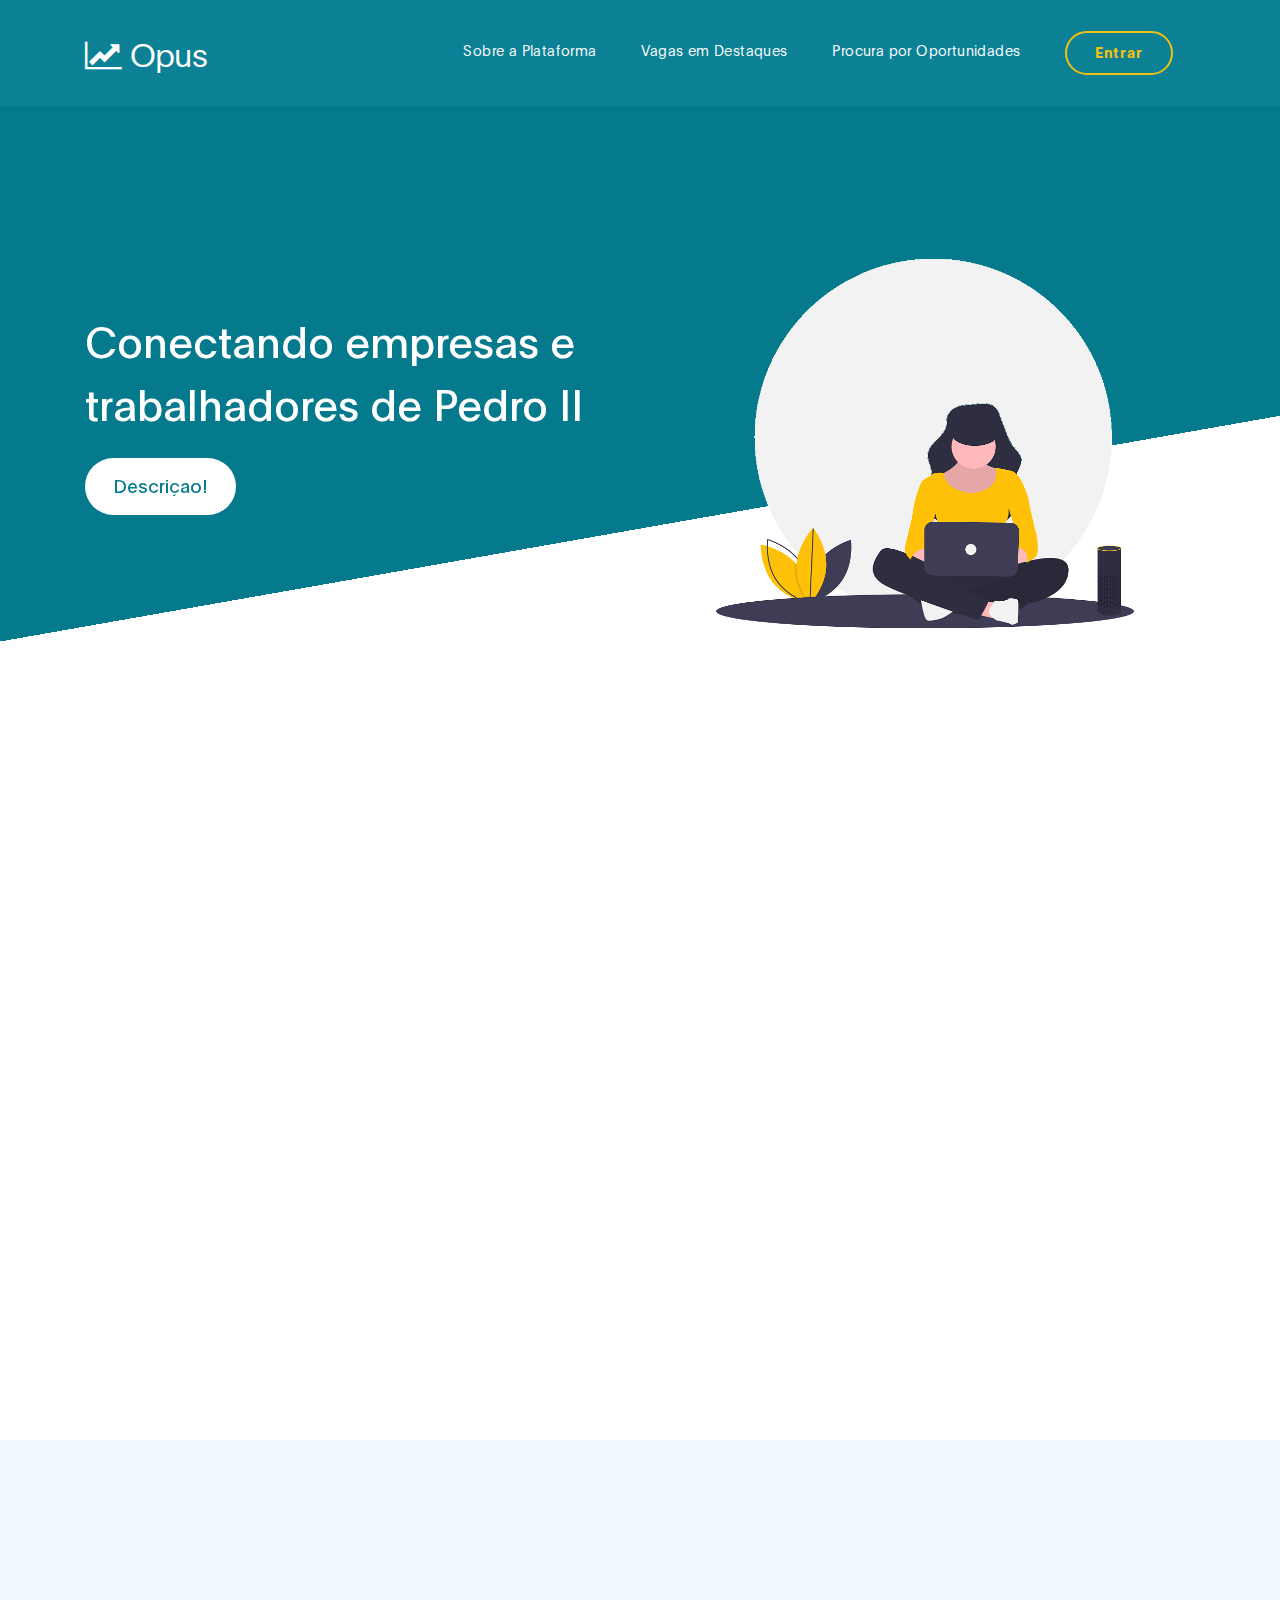
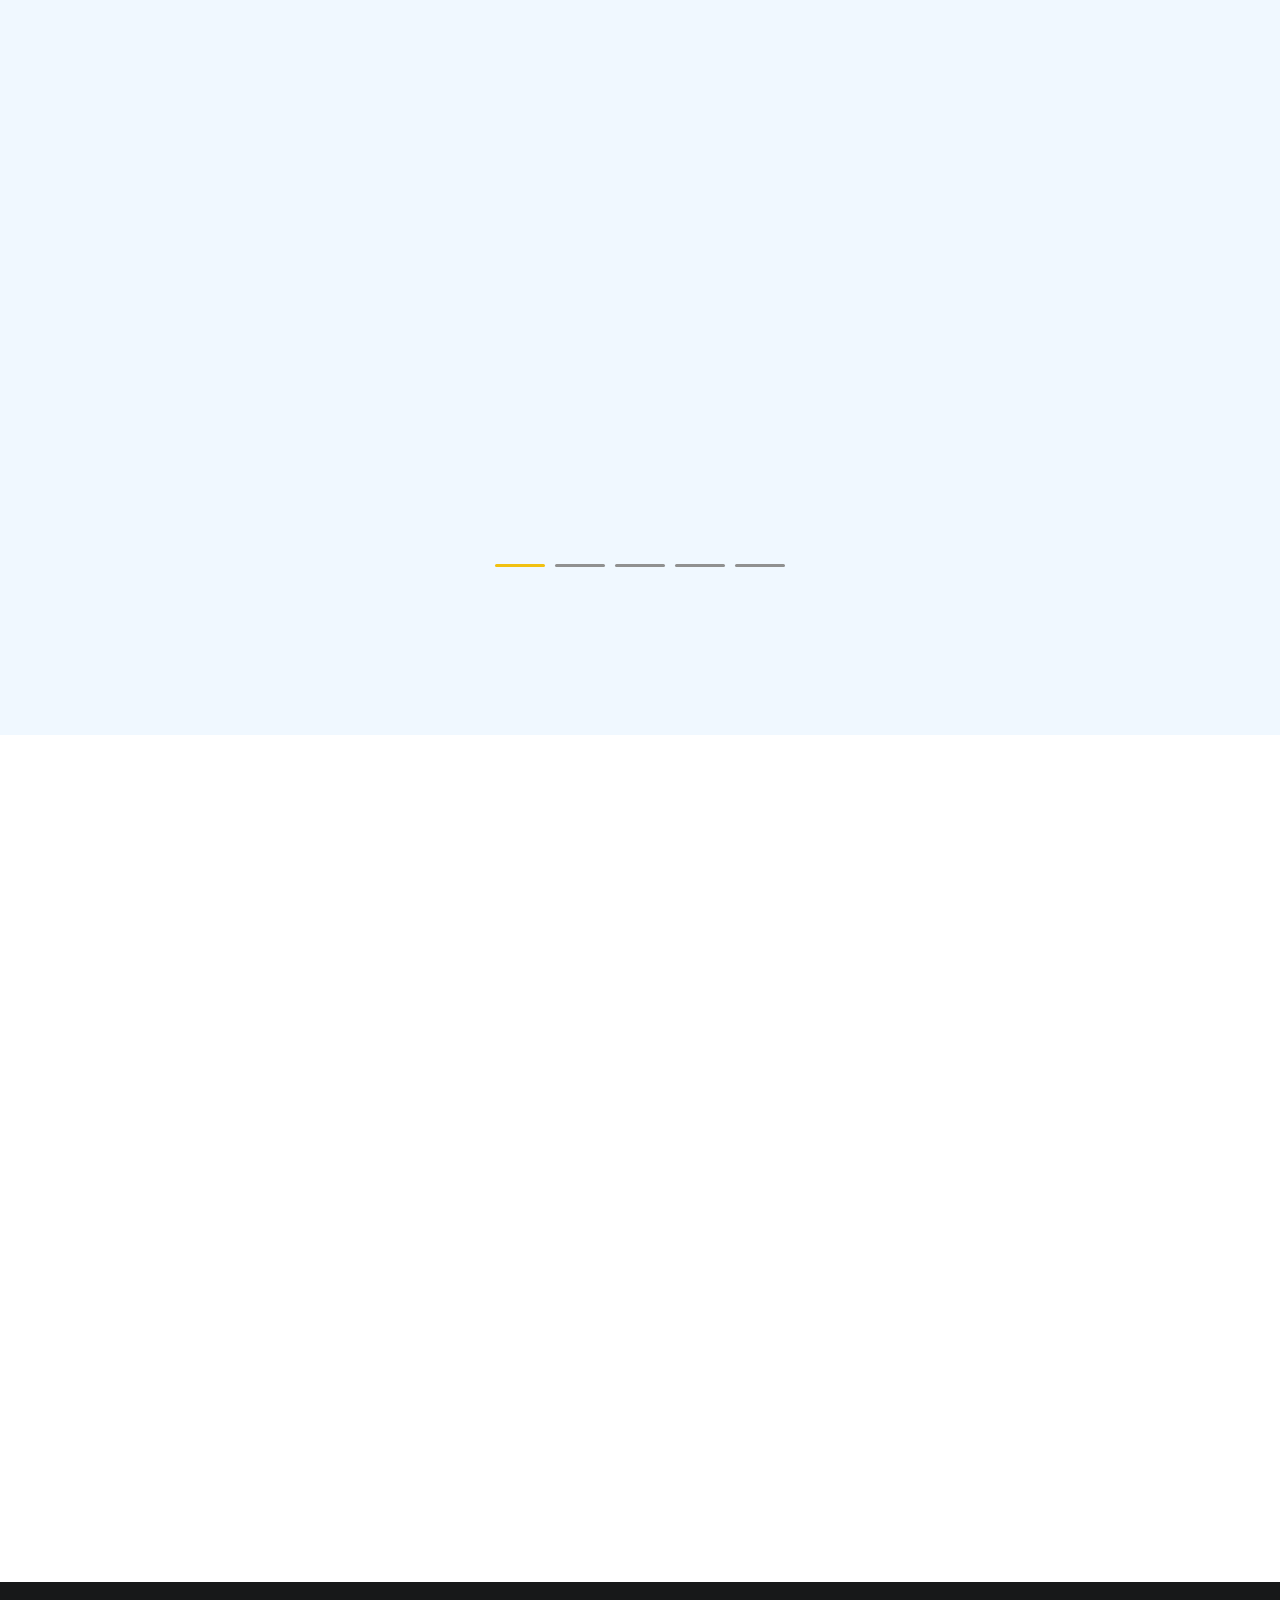
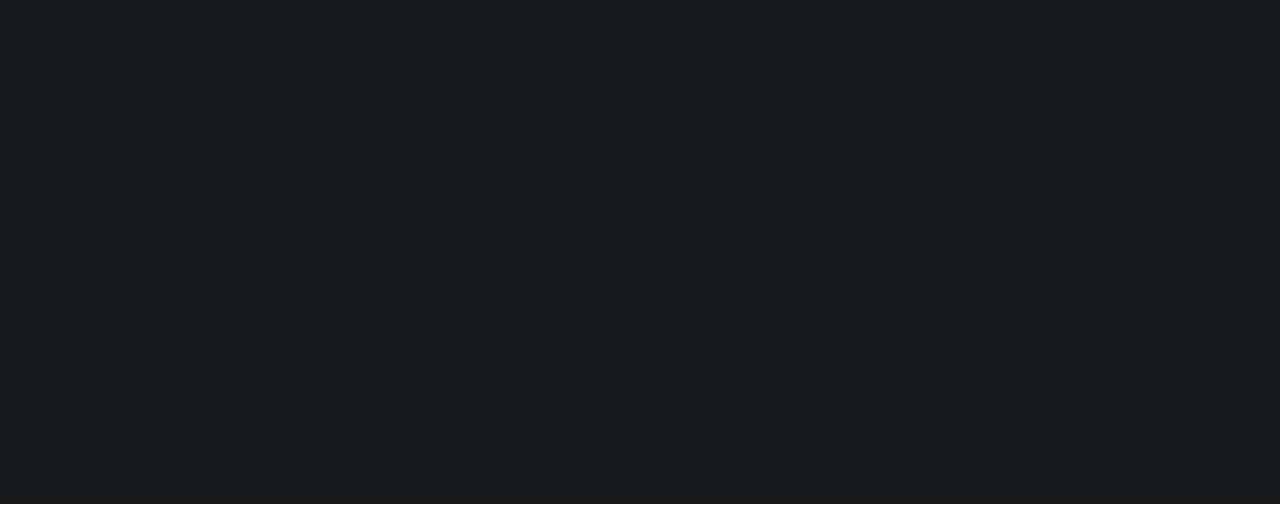
<file: index.html>
<!DOCTYPE html>
<html lang="en">
<head>

     <title>Opus</title>
<!--

DIGITAL TREND

https://templatemo.com/tm-538-digital-trend

-->
     <meta charset="UTF-8">
     <link rel="icon" href="images/01.png">
     <meta http-equiv="X-UA-Compatible" content="IE=Edge">
     <meta name="description" content="">
     <meta name="keywords" content="">
     <meta name="author" content="">
     <meta name="viewport" content="width=device-width, initial-scale=1, maximum-scale=1">

     <link rel="stylesheet" href="css/bootstrap.min.css">
     <link rel="stylesheet" href="css/font-awesome.min.css">
     <link rel="stylesheet" href="css/aos.css">
     <link rel="stylesheet" href="css/owl.carousel.min.css">
     <link rel="stylesheet" href="css/owl.theme.default.min.css">

     <!-- MAIN CSS -->
     <link rel="stylesheet" href="css/templatemo-digital-trend.css">

</head>
<body>
     <!-- MENU BAR -->
    <nav class="navbar navbar-expand-lg">
        <div class="container">
            <a class="navbar-brand" href="index.html">
              <i class="fa fa-line-chart"></i>
              Opus
            </a>

            <button class="navbar-toggler" type="button" data-toggle="collapse" data-target="#navbarNav" aria-controls="navbarNav" aria-expanded="false"
                aria-label="Toggle navigation">
                <span class="navbar-toggler-icon"></span>
            </button>

            <div class="collapse navbar-collapse" id="navbarNav">
                <ul class="navbar-nav ml-auto">
                    <li class="nav-item">
                        <a href="#about" class="nav-link smoothScroll">Sobre a Plataforma</a>
                    </li>
                    <li class="nav-item">
                        <a href="#project" class="nav-link smoothScroll">Vagas em Destaques</a>
                    </li>
                    <li class="nav-item">
                        <a href="blog2.php" class="nav-link">Procura por Oportunidades</a>
                    </li>
                    <li class="nav-item">
                        <a href="index_usu.php" class="nav-link contact">Entrar</a>
                    </li>
                </ul>
            </div>
        </div>
    </nav>


     
     <section class="hero hero-bg d-flex justify-content-center align-items-center">
               <div class="container">
                    <div class="row">

                        <div class="col-lg-6 col-md-10 col-12 d-flex flex-column justify-content-center align-items-center">
                              <div class="hero-text">

                                   <h1 class="text-white" data-aos="fade-up">Conectando empresas e trabalhadores de Pedro II</h1>

                                   <a href="descricao.html" class="custom-btn btn-bg btn mt-3" data-aos="fade-up" data-aos-delay="100">Descriçao!</a>

                              </div>
                        </div>

                        <div class="col-lg-6 col-12">
                          <div class="hero-image" data-aos="fade-up" data-aos-delay="300">

                            <img src="images/working-girl.png" class="img-fluid" alt="working girl">
                          </div>
                        </div>

                    </div>
               </div>
     </section>


     <!-- ABOUT -->
     <section class="about section-padding pb-0" id="about">
          <div class="container">
               <div class="row">

                    <div class="col-lg-7 mx-auto col-md-10 col-12">
                         <div class="about-info">

                              <h2 class="mb-4" data-aos="fade-up">A única <strong>Agência de busca por emprego</strong> em Pedro II</h2>

                              <p class="mb-0" data-aos="fade-up"> Existem
                                várias platarformas de busca de emprego, que atuam pelo mundo inteiro, mas nenhuma tem um foco em cidades pequenas.
                              <br><br>Esse é o objetivo da Opus, uma plataforma onde você encontra oportunidades de estagios e empregos na cidade de Pedro II, onde qualquer pessoa possa ter uma oportunidade.</p>
                         </div>

                         <div class="about-image" data-aos="fade-up" data-aos-delay="200">

                          <img src="images/office.png" class="img-fluid" alt="office">
                        </div>
                    </div>

               </div>
          </div>
     </section>


     <!-- PROJECT -->
     <section class="project section-padding" id="project">
          <div class="container-fluid">
               <div class="row">

                    <div class="col-lg-12 col-12">

                        <h2 class="mb-5 text-center" data-aos="fade-up">
                            Por favor, dê uma olhada nas     
                            <strong>Sugestões de Vagas</strong>
                        </h2>

                         <div class="owl-carousel owl-theme" id="project-slide">
                              <div class="item project-wrapper" data-aos="fade-up" data-aos-delay="100">
                                   <img src="images/test/01.jpg" class="img-fluid" alt="project image">

                                   <div class="project-info">
                                        <small>Entrega</small>

                                        <h3>
                                             <a href="detalhes.html">
                                                  <span>Motoboy</span>
                                                  <i class="fa fa-angle-right project-icon"></i>
                                             </a>
                                        </h3>
                                   </div>
                              </div>

                              <div class="item project-wrapper" data-aos="fade-up">
                                   <img src="images/test/americanas.jpg" class="img-fluid" alt="project image">

                                   <div class="project-info">
                                        <small>Vendas</small>

                                        <h3>
                                             <a href="detalhes.html">
                                                  <span>Assistente Vendedor(a)</span>
                                                  <i class="fa fa-angle-right project-icon"></i>
                                             </a>
                                        </h3>
                                   </div>
                              </div>

                              <div class="item project-wrapper" data-aos="fade-up">
                                   <img src="images/test/cacau-show.jpg" class="img-fluid" alt="project image">

                                   <div class="project-info">
                                        <small>Vendas</small>

                                        <h3>
                                             <a href="detalhes.html">
                                                  <span>Assistente Vendedor(a)</span>
                                                  <i class="fa fa-angle-right project-icon"></i>
                                             </a>
                                        </h3>
                                   </div>
                              </div>

                              <div class="item project-wrapper" data-aos="fade-up">
                                   <img src="images/test/T.jpg" class="img-fluid" alt="project image">

                                   <div class="project-info">
                                        <small>Vendas</small>

                                        <h3>
                                             <a href="detalhes.html">
                                                  <span>Vendedor(a)</span>
                                                  <i class="fa fa-angle-right project-icon"></i>
                                             </a>
                                        </h3>
                                   </div>
                              </div>

                              <div class="item project-wrapper" data-aos="fade-up">
                                   <img src="images/test/OIP.jpg" class="img-fluid" alt="project image">

                                   <div class="project-info">
                                        <small>Vendas</small>

                                        <h3>
                                             <a href="detalhes.html">
                                                  <span>Vendedor(a)</span>
                                                  <i class="fa fa-angle-right project-icon"></i>
                                             </a>
                                        </h3>
                                   </div>
                              </div>
                         </div>
                    </div>

               </div>
          </div>
     </section>


     <!-- TESTIMONIAL -->
     <section class="testimonial section-padding">
          <div class="container">
               <div class="row">

                    <div class="col-lg-6 col-md-5 col-12">
                        <div class="contact-image" data-aos="fade-up">

                          <img src="images/female-avatar.png" class="img-fluid" alt="website">
                        </div>
                    </div>

                    <div class="col-lg-6 col-md-7 col-12">
                      <h4 class="my-5 pt-3" data-aos="fade-up" data-aos-delay="100">TESTEMUNHOS DE CLIENTES</h4>

                      <div class="quote" data-aos="fade-up" data-aos-delay="200"></div>

                      <h2 class="mb-4" data-aos="fade-up" data-aos-delay="300">Admito que fiquei com medo de cadastrar minha loja no site, pois minha loja é muito pequena e pensei que não haveria canditatos para me ajudar, mas me surpreendi com o números de vagas querendo trabalhar comigo, a Opus me salvou, muitissima obrigada. </h2>

                      <p data-aos="fade-up" data-aos-delay="400">
                        <strong>Isadora Pinto Lages</strong>

                        <span class="mx-1">/</span>

                        <small>Vendedora Local</small>
                      </p>
                    </div>

               </div>
          </div>
     </section>


    <footer class="site-footer">
      <div class="container">
        <div class="row">

          <div class="col-lg-5 mx-lg-auto col-md-8 col-10">
            <h1 class="text-white" data-aos="fade-up" data-aos-delay="100">Conectando <strong>você</strong> ao Futuro</h1>
          </div>

          <div class="col-lg-3 col-md-6 col-12" data-aos="fade-up" data-aos-delay="200">
            <h4 class="my-4">Contato</h4>

            <p class="mb-1">
              <i class="fa fa-phone mr-2 footer-icon"></i> 
              +55 86 981326529
            </p>

            <p>
              <a href="#">
                <i class="fa fa-envelope mr-2 footer-icon"></i>
                OpusP2@gmail.com
              </a>
            </p>
          </div>

          <div class="col-lg-3 col-md-6 col-12" data-aos="fade-up" data-aos-delay="300">
            <h4 class="my-4"> Studio</h4>

            <p class="mb-1">
              <i class="fa fa-home mr-2 footer-icon"></i> 
              Centro - Pedro II - PI, Brasil
            </p>
          </div>

          <div class="col-lg-4 mx-lg-auto text-center col-md-8 col-12" data-aos="fade-up" data-aos-delay="400">
            <p class="copyright-text">Copyright &copy; 2022 Grupo Opus
            <br>
            <a rel="nofollow noopener" href="https://templatemo.com">Design: </a>Grupo Opus</p>
          </div>

          <div class="col-lg-4 mx-lg-auto col-md-6 col-12" data-aos="fade-up" data-aos-delay="500">
            
            <ul class="footer-link">
              <li><a href="#"></a></li>
              <li><a href="#">Reclame Aqui</a></li>
              <li><a href="https://ifpi.edu.br">Estude No Ifpi</a></li>
            </ul>
          </div>

          <div class="col-lg-3 mx-lg-auto col-md-6 col-12" data-aos="fade-up" data-aos-delay="600">
            <ul class="social-icon">
              <li><a href="#" class="fa fa-instagram"></a></li>
              <li><a href="#" class="fa fa-twitter"></a></li>
              <li><a href="#" class="fa fa-dribbble"></a></li>
              <li><a href="#" class="fa fa-behance"></a></li>
            </ul>
          </div>

        </div>
      </div>
    </footer>


     <!-- SCRIPTS -->
     <script src="js/jquery.min.js"></script>
     <script src="js/bootstrap.min.js"></script>
     <script src="js/aos.js"></script>
     <script src="js/owl.carousel.min.js"></script>
     <script src="js/smoothscroll.js"></script>
     <script src="js/custom.js"></script>

</body>
</html>
</file>
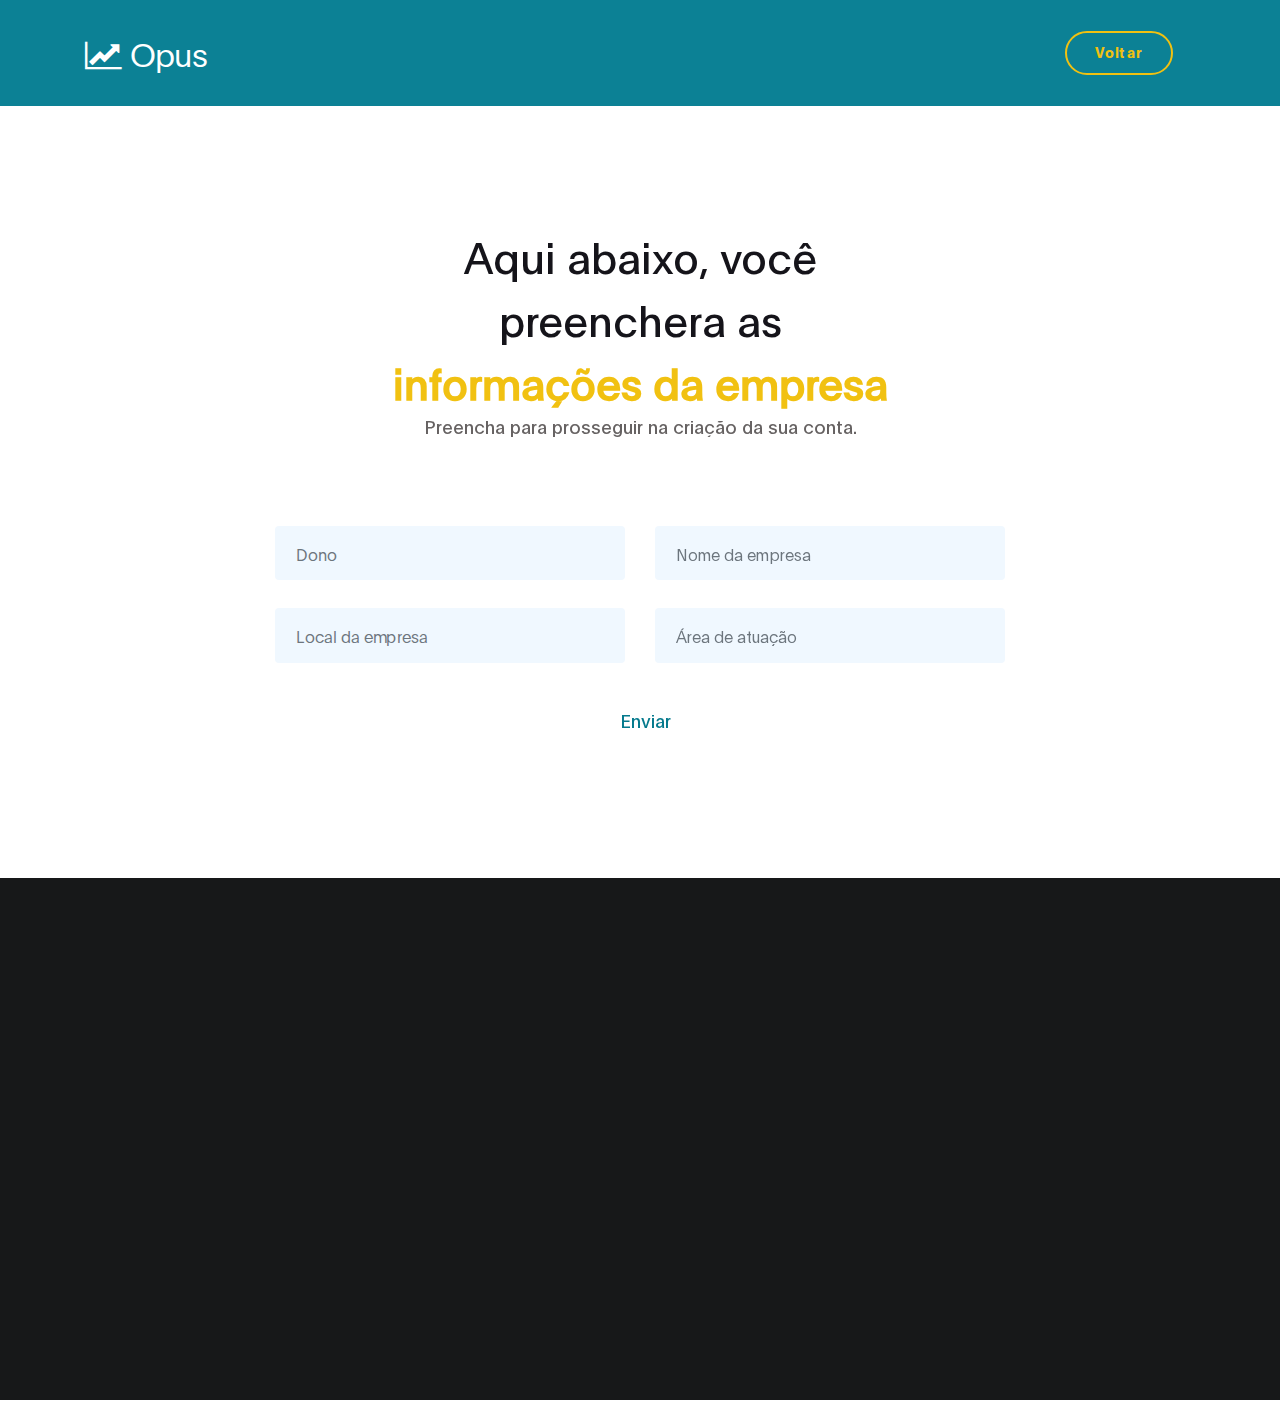
<file: conta_nova2(1).html>
<!DOCTYPE html>
<html lang="en">
<head>

     <title>Opus - Login</title>
<!--

DIGITAL TREND

https://templatemo.com/tm-538-digital-trend

-->
     <meta charset="UTF-8">
     <link rel="icon" href="images/01.png">
     <meta http-equiv="X-UA-Compatible" content="IE=Edge">
     <meta name="description" content="">
     <meta name="keywords" content="">
     <meta name="author" content="">
     <meta name="viewport" content="width=device-width, initial-scale=1, maximum-scale=1">

     <link rel="stylesheet" href="css/bootstrap.min.css">
     <link rel="stylesheet" href="css/font-awesome.min.css">
     <link rel="stylesheet" href="css/aos.css">
     <link rel="stylesheet" href="css/owl.carousel.min.css">
     <link rel="stylesheet" href="css/owl.theme.default.min.css">

     <!-- MAIN CSS -->
     <link rel="stylesheet" href="css/templatemo-digital-trend.css">

</head>
<body>

     <!-- MENU BAR -->
    <nav class="navbar navbar-expand-lg position-absolute">
        <div class="container">
          <a class="navbar-brand" href="index.html">
              <i class="fa fa-line-chart"></i>
              Opus
            </a>

            <button class="navbar-toggler" type="button" data-toggle="collapse" data-target="#navbarNav" aria-controls="navbarNav" aria-expanded="false"
                aria-label="Toggle navigation">
                <span class="navbar-toggler-icon"></span>
            </button>

                        <div class="collapse navbar-collapse" id="navbarNav">
                <ul class="navbar-nav ml-auto">
                   
                        <a href="index.html" class="nav-link contact">Voltar</a>
                    </li>
                </ul>
            </div>
        </div>
    </nav>


     <!-- CONTACT -->
     <section class="contact section-padding">
          <div class="container">
               <div class="row">

                    <div class="col-lg-6 mx-auto col-md-7 col-12 py-5 mt-5 text-center" data-aos="fade-up">

                      <h1 class="mb-4">Aqui abaixo, você preenchera as<strong> informações da empresa</strong>

                      <p>Preencha para prosseguir na criação da sua conta.</a></p>
                    
                    </div>

                    <div class="col-lg-8 mx-auto col-md-10 col-12">
                    
                    <!-- Follow https://templatemo.com/contact page to setup your own contact form -->
                    
                      <form action="login.php" method="POST" class="contact-form" data-aos="fade-up" data-aos-delay="300" role="form">
                        <div class="row">

                          <div class="col-lg-6 col-12">
                            <input type="text" class="form-control" name="nome" placeholder="Dono">
                          </div>

                          <div class="col-lg-6 col-12">
                            <input type="text" class="form-control" name="nome" placeholder="Nome da empresa">
                          </div>

                          <div class="col-lg-6 col-12">
                            <input type="text" class="form-control" name="nome" placeholder="Local da empresa">
                          </div>

                          <div class="col-lg-6 col-12">
                            <input type="text" class="form-control" name="nome" placeholder="Área de atuação">
                          </div>


                          
                          <div class="col-lg-2 mx-auto col-10">
                            <a href="conta.php" class="custom-btn btn-bg btn mt-3" data-aos="fade-up" data-aos-delay="100">Enviar</a>
                          </div>
                        </div>

                      </form>
                    </div>

               </div>
          </div>
     </section>

<!-- How to change your own map point
	1. Go to Google Maps
	2. Click on your location point
	3. Click "Share" and choose "Embed map" tab
	4. Copy only URL and paste it within the src="" field below
-->

    <footer class="site-footer">
      <div class="container">
        <div class="row">

          <div class="col-lg-5 mx-lg-auto col-md-8 col-10">
            <h1 class="text-white" data-aos="fade-up" data-aos-delay="100">We make creative <strong>brands</strong> only.</h1>
          </div>

          <div class="col-lg-3 col-md-6 col-12" data-aos="fade-up" data-aos-delay="200">
            <h4 class="my-4">Contact Info</h4>

            <p class="mb-1">
              <i class="fa fa-phone mr-2 footer-icon"></i> 
              +99 080 070 4224
            </p>

            <p>
              <a href="#">
                <i class="fa fa-envelope mr-2 footer-icon"></i>
                hello@company.com
              </a>
            </p>
          </div>

          <div class="col-lg-3 col-md-6 col-12" data-aos="fade-up" data-aos-delay="300">
            <h4 class="my-4">Our Studio</h4>

            <p class="mb-1">
              <i class="fa fa-home mr-2 footer-icon"></i> 
              Centro - Pedro II - PI, Brasil
            </p>
          </div>

          <div class="col-lg-4 mx-lg-auto text-center col-md-8 col-12" data-aos="fade-up" data-aos-delay="400">
            <p class="copyright-text">Copyright &copy; 2022 Grupo Opus
            <br>
            <a rel="nofollow noopener" href="https://templatemo.com">Design: Grupo Opus</a></p>
          </div>

          <div class="col-lg-4 mx-lg-auto col-md-6 col-12" data-aos="fade-up" data-aos-delay="500">
            
            <ul class="footer-link">
              <li><a href="#">Ajude nosso Projeto!!</a></li>
              <li><a href="#">Estude no Ifpi</a></li>
              <li><a href="#">Reclame aqui</a></li>
            </ul>
          </div>

          <div class="col-lg-3 mx-lg-auto col-md-6 col-12" data-aos="fade-up" data-aos-delay="600">
            <ul class="social-icon">
              <li><a href="#" class="fa fa-instagram"></a></li>
              <li><a href="#" class="fa fa-twitter"></a></li>
              <li><a href="#" class="fa fa-dribbble"></a></li>
              <li><a href="#" class="fa fa-behance"></a></li>
            </ul>
          </div>

        </div>
      </div>
    </footer>


     <!-- SCRIPTS -->
     <script src="js/jquery.min.js"></script>
     <script src="js/bootstrap.min.js"></script>
     <script src="js/aos.js"></script>
     <script src="js/owl.carousel.min.js"></script>
     <script src="js/custom.js"></script>

</body>
</html>
</file>
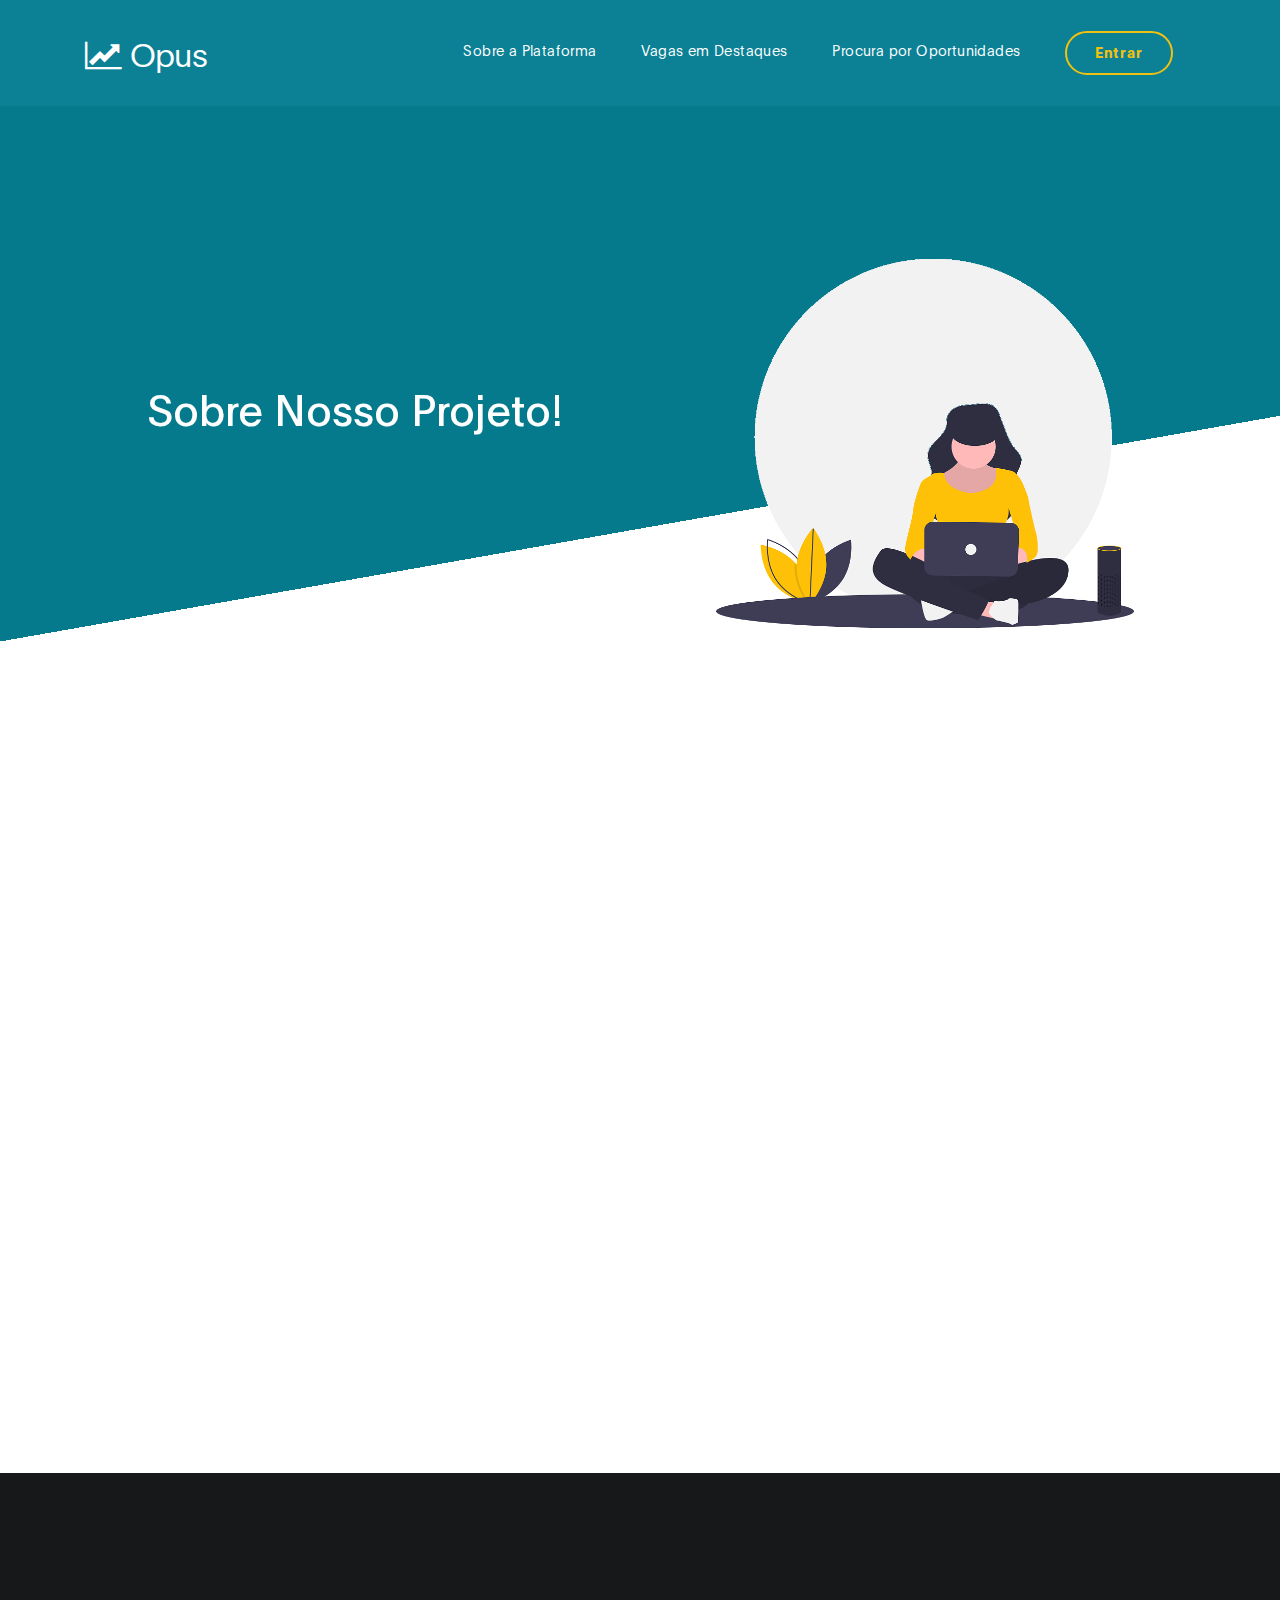
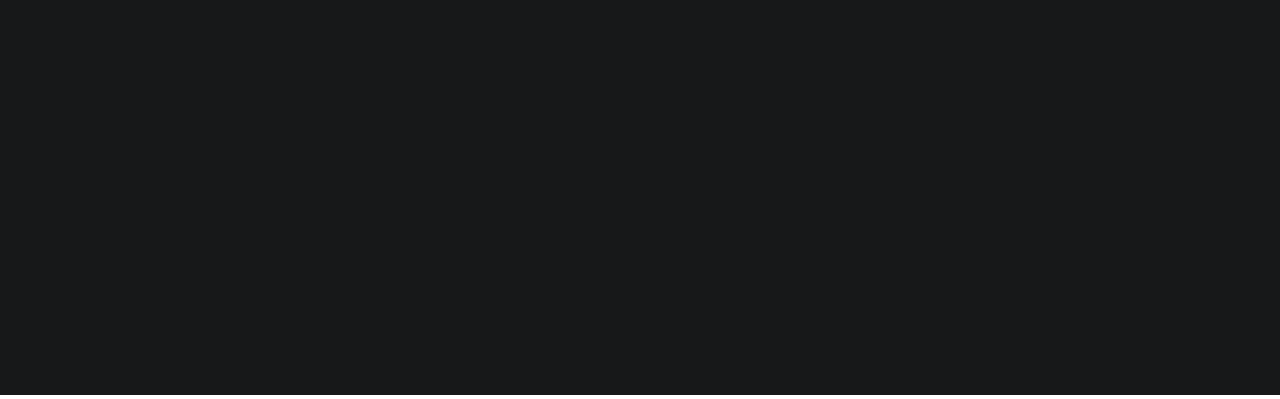
<file: descricao.html>
<!DOCTYPE html>
<html lang="en">
<head>

     <title>Opus</title>
<!--

DIGITAL TREND

https://templatemo.com/tm-538-digital-trend

-->
     <meta charset="UTF-8">
     <link rel="icon" href="images/01.png">
     <meta http-equiv="X-UA-Compatible" content="IE=Edge">
     <meta name="description" content="">
     <meta name="keywords" content="">
     <meta name="author" content="">
     <meta name="viewport" content="width=device-width, initial-scale=1, maximum-scale=1">

     <link rel="stylesheet" href="css/bootstrap.min.css">
     <link rel="stylesheet" href="css/font-awesome.min.css">
     <link rel="stylesheet" href="css/aos.css">
     <link rel="stylesheet" href="css/owl.carousel.min.css">
     <link rel="stylesheet" href="css/owl.theme.default.min.css">

     <!-- MAIN CSS -->
     <link rel="stylesheet" href="css/templatemo-digital-trend.css">

</head>
<body>
     <!-- MENU BAR -->
    <nav class="navbar navbar-expand-lg">
        <div class="container">
            <a class="navbar-brand" href="index.html">
              <i class="fa fa-line-chart"></i>
              Opus
            </a>

            <button class="navbar-toggler" type="button" data-toggle="collapse" data-target="#navbarNav" aria-controls="navbarNav" aria-expanded="false"
                aria-label="Toggle navigation">
                <span class="navbar-toggler-icon"></span>
            </button>

            <div class="collapse navbar-collapse" id="navbarNav">
                <ul class="navbar-nav ml-auto">
                    <li class="nav-item">
                        <a href="#about" class="nav-link smoothScroll">Sobre a Plataforma</a>
                    </li>
                    <li class="nav-item">
                        <a href="#project" class="nav-link smoothScroll">Vagas em Destaques</a>
                    </li>
                    <li class="nav-item">
                        <a href="blog.html" class="nav-link">Procura por Oportunidades</a>
                    </li>
                    <li class="nav-item">
                        <a href="tipo_conta.html" class="nav-link contact">Entrar</a>
                    </li>
                </ul>
            </div>
        </div>
    </nav>


     
     <section class="hero hero-bg d-flex justify-content-center align-items-center">
               <div class="container">
                    <div class="row">

                        <div class="col-lg-6 col-md-10 col-12 d-flex flex-column justify-content-center align-items-center">
                              <div class="hero-text">

                                   <h1 class="text-white" data-aos="fade-up">Sobre Nosso Projeto!</h1>

                              
                              </div>
                        </div>

                        <div class="col-lg-6 col-12">
                          <div class="hero-image" data-aos="fade-up" data-aos-delay="300">

                            <img src="images/working-girl.png" class="img-fluid" alt="working girl">
                          </div>
                        </div>

                    </div>
               </div>
     </section>


     <!-- ABOUT -->
     <section class="about section-padding pb-0" id="about">
          <div class="container">
               <div class="row">

                    <div class="col-lg-7 mx-auto col-md-10 col-12">
                         <div class="about-info">

                              <h2 class="mb-4" data-aos="fade-up"><strong>Um Pouco Sobre Nós</strong></h2>

                              <p class="mb-0" data-aos="fade-up">Nosso projeto é formado por apenas 6 pessoas, na qual temos o objetivo de estar facilitando a oferta e demanda de empregos na cidade de pedro II com esta nova plataforma.<br>Tendo em visto que, em nosso municipio, existem muitos desempregados que precisam de um trabalho mas não tem conhecimento de vagas disponíveis em sua area; Semelhantemente algumas pessoas que desejam empregados ao seu serviço mas não sabem os interresados que querem essa opotunidade.Tendo em vista esta problematica, criamos a opus, uma plataforma que facilita o acesso a informação sobre empregos</p>
                         </div>

                         <div class="about-image" data-aos="fade-up" data-aos-delay="200">

                          <img src="images/office.png" class="img-fluid" alt="office">
                        </div>
                    </div>

               </div>
          </div>
     </section>


     <!-- PROJECT -->
  

    <footer class="site-footer">
      <div class="container">
        <div class="row">

          <div class="col-lg-5 mx-lg-auto col-md-8 col-10">
            <h1 class="text-white" data-aos="fade-up" data-aos-delay="100">Conectando <strong>você</strong> ao Futuro</h1>
          </div>

          <div class="col-lg-3 col-md-6 col-12" data-aos="fade-up" data-aos-delay="200">
            <h4 class="my-4">Contato</h4>

            <p class="mb-1">
              <i class="fa fa-phone mr-2 footer-icon"></i> 
              +55 86 981326529
            </p>

            <p>
              <a href="#">
                <i class="fa fa-envelope mr-2 footer-icon"></i>
                OpusP2@gmail.com
              </a>
            </p>
          </div>

          <div class="col-lg-3 col-md-6 col-12" data-aos="fade-up" data-aos-delay="300">
            <h4 class="my-4"> Studio</h4>

            <p class="mb-1">
              <i class="fa fa-home mr-2 footer-icon"></i> 
              Centro - Pedro II - PI, Brasil
            </p>
          </div>

          <div class="col-lg-4 mx-lg-auto text-center col-md-8 col-12" data-aos="fade-up" data-aos-delay="400">
            <p class="copyright-text">Copyright &copy; 2022 Grupo Opus
            <br>
            <a rel="nofollow noopener" href="https://templatemo.com">Design: </a>Grupo Opus</p>
          </div>

          <div class="col-lg-4 mx-lg-auto col-md-6 col-12" data-aos="fade-up" data-aos-delay="500">
            
            <ul class="footer-link">
              <li><a href="#"></a></li>
              <li><a href="#">Reclame Aqui</a></li>
              <li><a href="https://ifpi.edu.br">Estude No Ifpi</a></li>
            </ul>
          </div>

          <div class="col-lg-3 mx-lg-auto col-md-6 col-12" data-aos="fade-up" data-aos-delay="600">
            <ul class="social-icon">
              <li><a href="#" class="fa fa-instagram"></a></li>
              <li><a href="#" class="fa fa-twitter"></a></li>
              <li><a href="#" class="fa fa-dribbble"></a></li>
              <li><a href="#" class="fa fa-behance"></a></li>
            </ul>
          </div>

        </div>
      </div>
    </footer>


     <!-- SCRIPTS -->
     <script src="js/jquery.min.js"></script>
     <script src="js/bootstrap.min.js"></script>
     <script src="js/aos.js"></script>
     <script src="js/owl.carousel.min.js"></script>
     <script src="js/smoothscroll.js"></script>
     <script src="js/custom.js"></script>

</body>
</html>
</file>
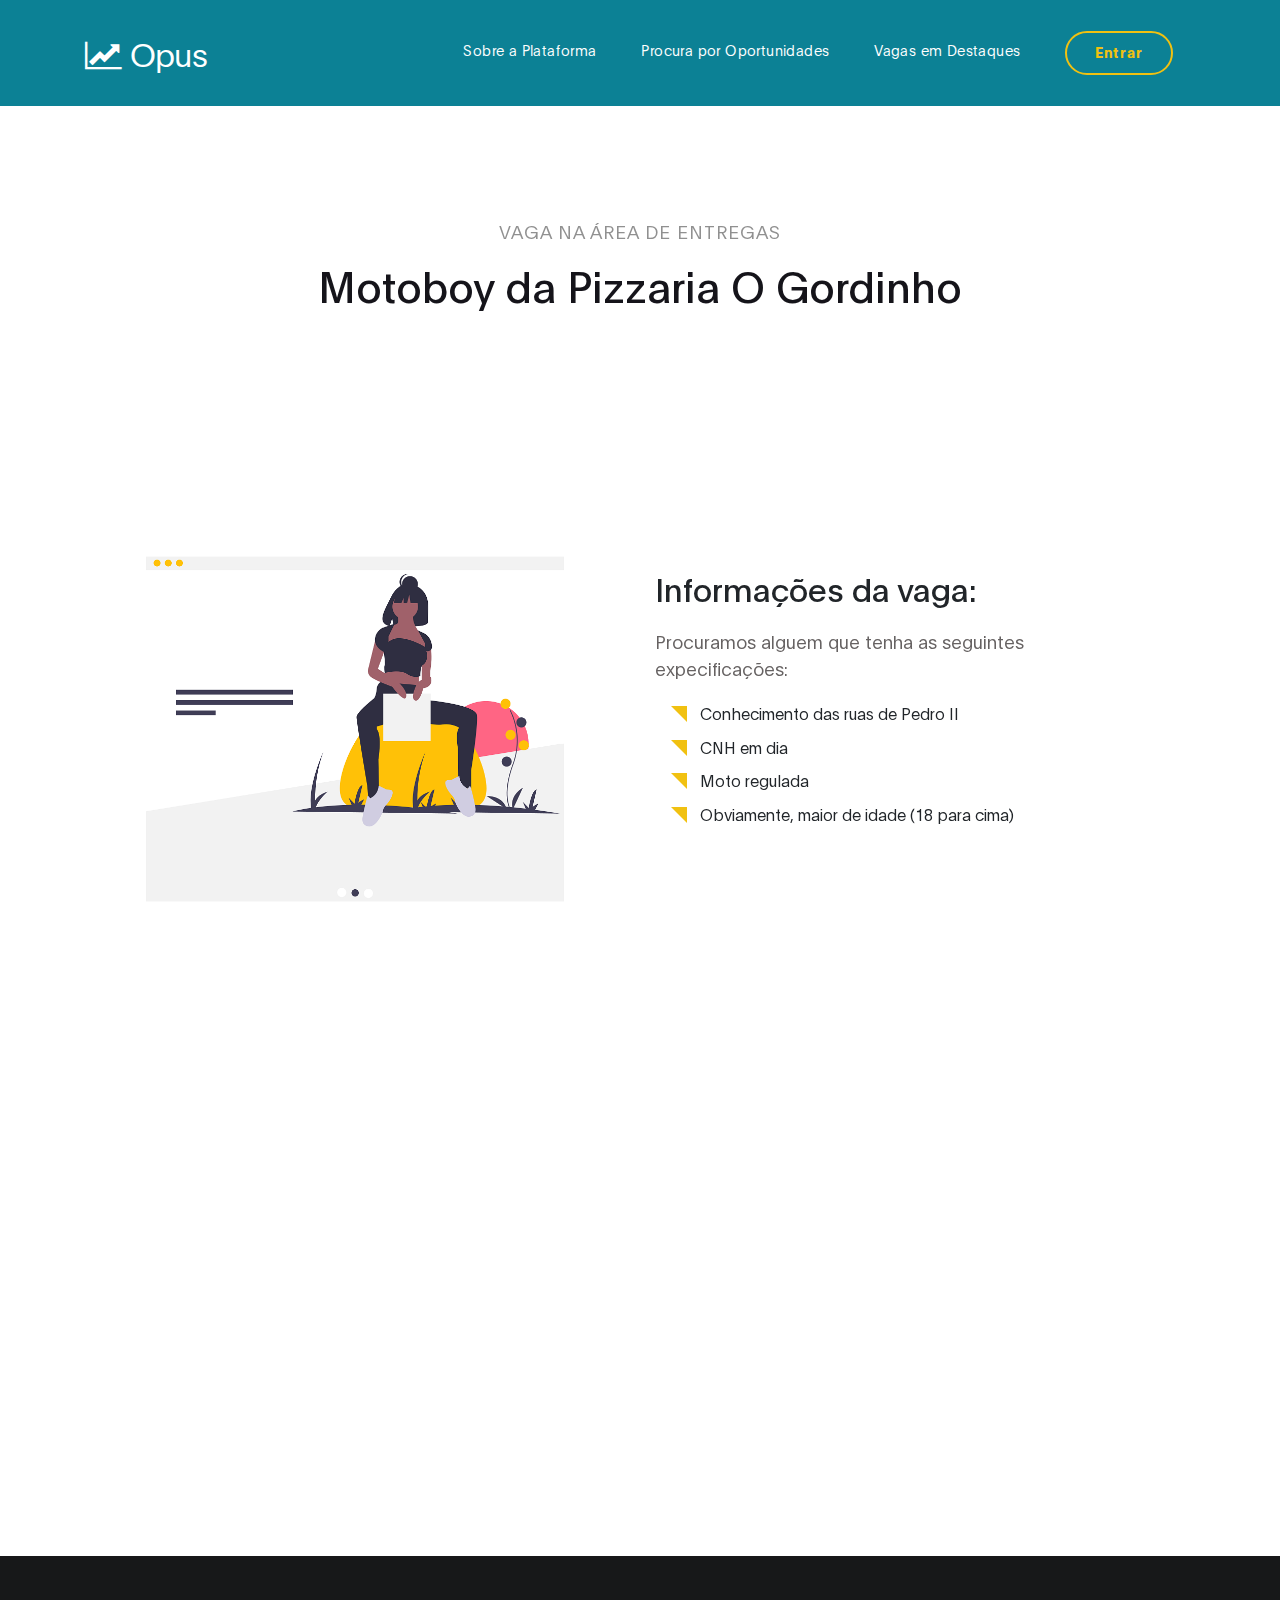
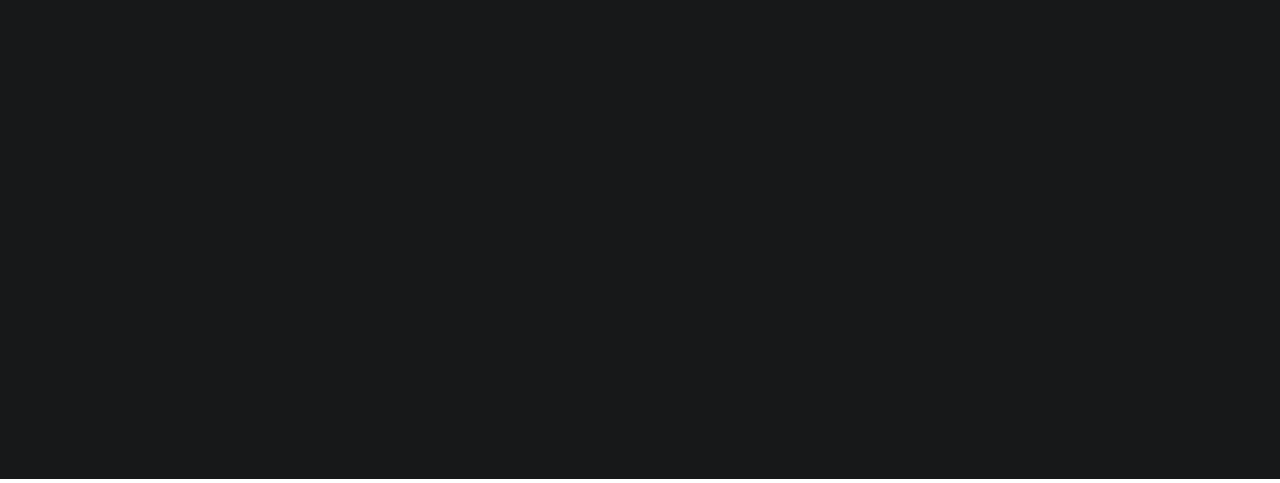
<file: detalhes.html>
<!DOCTYPE html>
<html lang="en">
<head>

     <title>Opus - Pizzaria</title>
<!--

DIGITAL TREND

https://templatemo.com/tm-538-digital-trend

-->
     <meta charset="UTF-8">
     <link rel="icon" href="images/01.png">
     <meta http-equiv="X-UA-Compatible" content="IE=Edge">
     <meta name="description" content="">
     <meta name="keywords" content="">
     <meta name="author" content="">
     <meta name="viewport" content="width=device-width, initial-scale=1, maximum-scale=1">

     <link rel="stylesheet" href="css/bootstrap.min.css">
     <link rel="stylesheet" href="css/font-awesome.min.css">
     <link rel="stylesheet" href="css/aos.css">
     <link rel="stylesheet" href="css/owl.carousel.min.css">
     <link rel="stylesheet" href="css/owl.theme.default.min.css">

     <!-- MAIN CSS -->
     <link rel="stylesheet" href="css/templatemo-digital-trend.css">

</head>
<body>

     <!-- MENU BAR -->
    <nav class="navbar navbar-expand-lg position-relative">
        <div class="container">
            <a class="navbar-brand" href="index.html">
              <i class="fa fa-line-chart"></i>
              Opus
            </a>

            <button class="navbar-toggler" type="button" data-toggle="collapse" data-target="#navbarNav" aria-controls="navbarNav" aria-expanded="false"
                aria-label="Toggle navigation">
                <span class="navbar-toggler-icon"></span>
            </button>

            
              <div class="collapse navbar-collapse" id="navbarNav">
                <ul class="navbar-nav ml-auto">
                    <li class="nav-item">
                        <a href="#about" class="nav-link smoothScroll">Sobre a Plataforma</a>
                    </li>
                    <li class="nav-item">
                        <a href="#project" class="nav-link smoothScroll">Procura por Oportunidades</a>
                    </li>
                    <li class="nav-item">
                        <a href="blog.html" class="nav-link">Vagas em Destaques</a>
                    </li>
                    <li class="nav-item">
                        <a href="contact.html" class="nav-link contact">Entrar</a
                    </li>
                </ul>
            </div>
        </div>
    </nav>


     <!-- PROJECT DETAIL -->
     <section class="project-detail section-padding-half">
          <div class="container">
               <div class="row">

                    <div class="col-lg-9 mx-auto col-md-10 col-12 mt-lg-5 text-center" data-aos="fade-up">

                      <h4>Vaga na área de entregas</h4>

                      <h1>Motoboy da Pizzaria O Gordinho</h1>
                    </div>

               </div>
          </div>
     </section>


     <!-- PROJECT DETAIL -->
      <!-- PROJECT DETAIL -->
     <section class="project-detail section-padding">
          <div class="container">
               <div class="row">

    

                 <div class="col-lg-6 col-md-6 col-12 mb-5">
                      <img src="images/project/project-detail/personal-website.png" class="img-fluid" alt="personal website" data-aos="fade-up">
                    </div>
                    <div class="col-lg-5 col-md-6 mr-lg-auto mt-lg-5 col-12" data-aos="fade-up" data-aos-delay="200">

                      <h2>Informações da vaga:</h2>

                      <p class="mt-3 mb-4">Procuramos alguem que tenha as seguintes expecificações:</p>

                      <ul class="list-detail">
                        <li><span>Conhecimento das ruas de Pedro II</span></li>
                        <li><span>CNH em dia</span></li>
                        <li><span>Moto regulada</span></li>
                        <li><span>Obviamente, maior de idade (18 para cima)</span></li>
                      </ul>
                    </div>
               </div>
              <div class="col-lg-9 mx-auto col-12" data-aos="fade-up">
                <div class="client-info mt-lg-5 py-lg-5">
                    <h3>Somos uma lanchone/pizzaria localizada na Vila Operaria, ao lado do Condominio Essen Alemanha, estaremos anciosos para a chegada de um novo motoboy aqui no nosso estabelecimento, você será muito bem vindo a nossa querida equipe a qual chamamos de familia.</h3>

                    <div class="d-flex align-items-center mt-3">
                      <img src="images/project/project-detail/male-avatar.png" class="img-fluid" alt="male avatar">

                      <p>Cristiana Lima, Gerente</p>
                    </div>
                  <p>Interesse na vaga? Clique <strong> <a href="index_usu"> Aqui!! </a> </strong></p>
                </div>
              </div>
          </div>
     </section>


    <footer class="site-footer">
      <div class="container">
        <div class="row">

          <div class="col-lg-5 mx-lg-auto col-md-8 col-10">
            <h1 class="text-white" data-aos="fade-up" data-aos-delay="100">We make creative <strong>brands</strong> only.</h1>
          </div>

          <div class="col-lg-3 col-md-6 col-12" data-aos="fade-up" data-aos-delay="200">
            <h4 class="my-4">Contact Info</h4>

            <p class="mb-1">
              <i class="fa fa-phone mr-2 footer-icon"></i> 
              +99 080 070 4224
            </p>

            <p>
              <a href="#">
                <i class="fa fa-envelope mr-2 footer-icon"></i>
                hello@company.com
              </a>
            </p>
          </div>

          <div class="col-lg-3 col-md-6 col-12" data-aos="fade-up" data-aos-delay="300">
            <h4 class="my-4">Our Studio</h4>

            <p class="mb-1">
              <i class="fa fa-home mr-2 footer-icon"></i> 
              Centro - Pedro II - PI, Brasil
            </p>
          </div>

          <div class="col-lg-4 mx-lg-auto text-center col-md-8 col-12" data-aos="fade-up" data-aos-delay="400">
            <p class="copyright-text">Copyright &copy; 2020 Your Company
            <br>
            <a rel="nofollow noopener" href="https://templatemo.com">Design: TemplateMo</a></p>
          </div>

          <div class="col-lg-4 mx-lg-auto col-md-6 col-12" data-aos="fade-up" data-aos-delay="500">
            
            <ul class="footer-link">
              <li><a href="#">Stories</a></li>
              <li><a href="#">Work with us</a></li>
              <li><a href="#">Privacy</a></li>
            </ul>
          </div>

          <div class="col-lg-3 mx-lg-auto col-md-6 col-12" data-aos="fade-up" data-aos-delay="600">
            <ul class="social-icon">
              <li><a href="#" class="fa fa-instagram"></a></li>
              <li><a href="#" class="fa fa-twitter"></a></li>
              <li><a href="#" class="fa fa-dribbble"></a></li>
              <li><a href="#" class="fa fa-behance"></a></li>
            </ul>
          </div>

        </div>
      </div>
    </footer>


     <!-- SCRIPTS -->
     <script src="js/jquery.min.js"></script>
     <script src="js/bootstrap.min.js"></script>
     <script src="js/aos.js"></script>
     <script src="js/owl.carousel.min.js"></script>
     <script src="js/custom.js"></script>

</body>
</html>
</file>
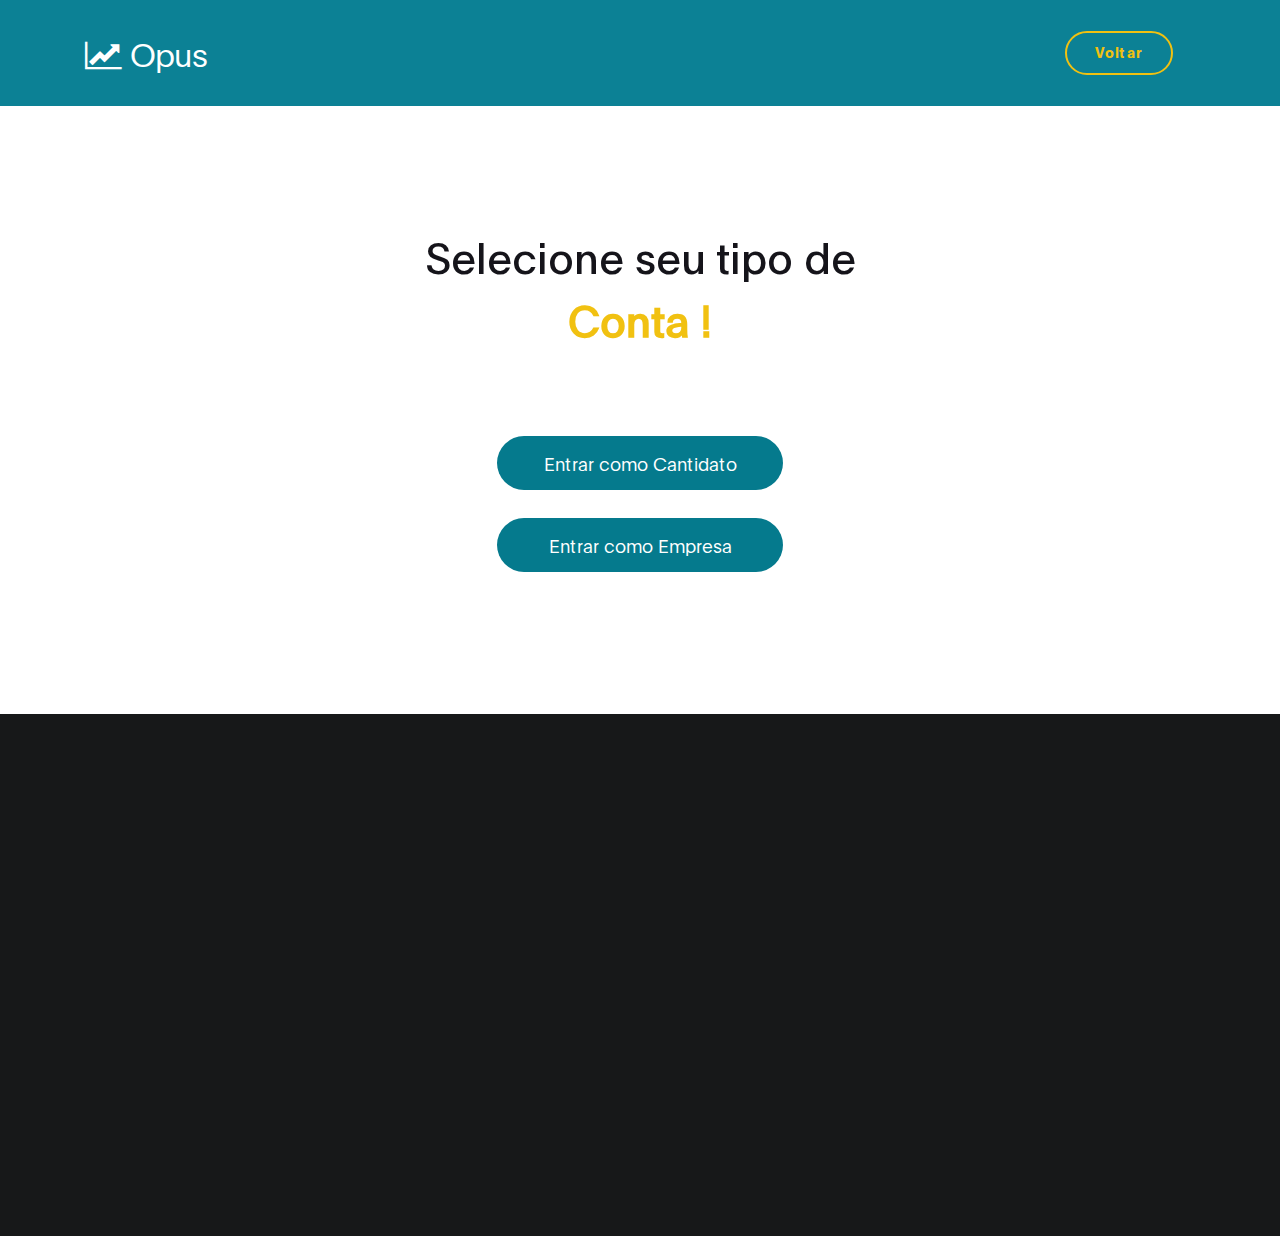
<file: tipo_conta.html>
<!DOCTYPE html>
<html lang="en">
<head>

     <title>Opus - Login</title>
<!--

DIGITAL TREND

https://templatemo.com/tm-538-digital-trend

-->
     <meta charset="UTF-8">
     <link rel="icon" href="images/01.png">
     <meta http-equiv="X-UA-Compatible" content="IE=Edge">
     <meta name="description" content="">
     <meta name="keywords" content="">
     <meta name="author" content="">
     <meta name="viewport" content="width=device-width, initial-scale=1, maximum-scale=1">

     <link rel="stylesheet" href="css/bootstrap.min.css">
     <link rel="stylesheet" href="css/font-awesome.min.css">
     <link rel="stylesheet" href="css/aos.css">
     <link rel="stylesheet" href="css/owl.carousel.min.css">
     <link rel="stylesheet" href="css/owl.theme.default.min.css">

     <!-- MAIN CSS -->
     <link rel="stylesheet" href="css/templatemo-digital-trend.css">

</head>
<body>

     <!-- MENU BAR -->
    <nav class="navbar navbar-expand-lg position-absolute">
        <div class="container">
          <a class="navbar-brand" href="index.html">
              <i class="fa fa-line-chart"></i>
              Opus
            </a>

            <button class="navbar-toggler" type="button" data-toggle="collapse" data-target="#navbarNav" aria-controls="navbarNav" aria-expanded="false"
                aria-label="Toggle navigation">
                <span class="navbar-toggler-icon"></span>
            </button>

                        <div class="collapse navbar-collapse" id="navbarNav">
                <ul class="navbar-nav ml-auto">
                   
                        <a href="index.html" class="nav-link contact">Voltar</a>
                    </li>
                </ul>
            </div>
        </div>
    </nav>


     <!-- CONTACT -->
     <section class="contact section-padding">
          <div class="container">
               <div class="row">

                    <div class="col-lg-6 mx-auto col-md-7 col-12 py-5 mt-5 text-center" data-aos="fade-up">

                      <h1 class="mb-4">Selecione seu tipo de <strong> Conta !</strong>
                    
                    
                    </div>

                    <div class="col-lg-8 mx-auto col-md-10 col-12">
                    
                    <!-- Follow https://templatemo.com/contact page to setup your own contact form -->
                    
                      <form action="cadastro_fun2.php" class="contact-form" data-aos="fade-up" data-aos-delay="300" role="form">
                        <div class="row">
                         

                          <div class="col-lg-5 mx-auto col-7">
                            <button type="submit" class="form-control" id="submit-button" name="submit">Entrar como Cantidato</button>
                          </div>
                        </div>

                      </form>

                      <form action="cadastro_emp2.php" class="contact-form" data-aos="fade-up" data-aos-delay="300" role="form">
                        <div class="row">

                           <div class="col-lg-5 mx-auto col-7">
                            <button type="submit" class="form-control" id="submit-button" name="submit">Entrar como Empresa</button>
                          </div>
                        </div>

                      </form>
                    </div>

               </div>
          </div>
     </section>

<!-- How to change your own map point
	1. Go to Google Maps
	2. Click on your location point
	3. Click "Share" and choose "Embed map" tab
	4. Copy only URL and paste it within the src="" field below
-->
     


    <footer class="site-footer">
      <div class="container">
        <div class="row">

          <div class="col-lg-5 mx-lg-auto col-md-8 col-10">
            <h1 class="text-white" data-aos="fade-up" data-aos-delay="100">We make creative <strong>brands</strong> only.</h1>
          </div>

          <div class="col-lg-3 col-md-6 col-12" data-aos="fade-up" data-aos-delay="200">
            <h4 class="my-4">Contact Info</h4>

            <p class="mb-1">
              <i class="fa fa-phone mr-2 footer-icon"></i> 
              +99 080 070 4224
            </p>

            <p>
              <a href="#">
                <i class="fa fa-envelope mr-2 footer-icon"></i>
                hello@company.com
              </a>
            </p>
          </div>

          <div class="col-lg-3 col-md-6 col-12" data-aos="fade-up" data-aos-delay="300">
            <h4 class="my-4">Our Studio</h4>

            <p class="mb-1">
              <i class="fa fa-home mr-2 footer-icon"></i> 
              Centro - Pedro II - PI, Brasil
            </p>
          </div>

          <div class="col-lg-4 mx-lg-auto text-center col-md-8 col-12" data-aos="fade-up" data-aos-delay="400">
            <p class="copyright-text">Copyright &copy; 2022 Grupo Opus
            <br>
            <a rel="nofollow noopener" href="https://templatemo.com">Design: Grupo Opus</a></p>
          </div>

          <div class="col-lg-4 mx-lg-auto col-md-6 col-12" data-aos="fade-up" data-aos-delay="500">
            
            <ul class="footer-link">
              <li><a href="#">Ajude nosso Projeto!!</a></li>
              <li><a href="#">Estude no Ifpi</a></li>
              <li><a href="#">Reclame aqui</a></li>
            </ul>
          </div>

          <div class="col-lg-3 mx-lg-auto col-md-6 col-12" data-aos="fade-up" data-aos-delay="600">
            <ul class="social-icon">
              <li><a href="#" class="fa fa-instagram"></a></li>
              <li><a href="#" class="fa fa-twitter"></a></li>
              <li><a href="#" class="fa fa-dribbble"></a></li>
              <li><a href="#" class="fa fa-behance"></a></li>
            </ul>
          </div>

        </div>
      </div>
    </footer>


     <!-- SCRIPTS -->
     <script src="js/jquery.min.js"></script>
     <script src="js/bootstrap.min.js"></script>
     <script src="js/aos.js"></script>
     <script src="js/owl.carousel.min.js"></script>
     <script src="js/custom.js"></script>

</body>
</html>
</file>
<file: css/templatemo-digital-trend.css>
/*

DIGITAL TREND

https://templatemo.com/tm-538-digital-trend

*/
  
  @font-face {
      font-family: 'Plain-Regular';
      src: url('../fonts/Plain-Regular.woff2') format('woff2'),
          url('../fonts/Plain-Regular.woff') format('woff');
      font-weight: normal;
      font-style: normal;
  }

  @font-face {
      font-family: 'Plain-Light';
      src: url('../fonts/Plain-Light.woff2') format('woff2'),
          url('../fonts/Plain-Light.woff') format('woff');
      font-weight: bold;
      font-style: normal;
  }

  @font-face {
      font-family: 'Plain-Bold';
      src: url('../fonts/Plain-Bold.woff2') format('woff2'),
          url('../fonts/Plain-Bold.woff') format('woff');
      font-weight: bold;
      font-style: normal;
  }

  :root {
    --primary-color:        #057a8d;
    --secondary-color:      #f1c111;
    --white-color:          #ffffff;
    --dark-color:           #171819;
    --project-bg:           #f0f8ff;
    --menu-bg:              #0c8195;

    --title-color:          #15141a;
    --gray-color:           #909090;
    --link-color:           #404040;
    --p-color:              #666262;

    --base-font-family:     'Plain-Light', sans-serif;
    --title-font-family:    'Plain-Regular', sans-serif;
    --font-bold-family:     'Plain-Bold', sans-serif;
    --font-weight-bold:     bold;

    --h1-font-size:         42px;
    --h2-font-size:         32px;
    --h3-font-size:         24px;
    --p-font-size:          18px;
    --base-font-size:       16px;
    --menu-font-size:       14px;

    --border-radius-large:  100px;
    --border-radius-small:  5px;
  }

  body {
    background: var(--white-color);
    font-family: var(--base-font-family);
  }


  /*---------------------------------------
     TYPOGRAPHY              
  -----------------------------------------*/

  h1,h2,h3,h4,h5,h6 {
    font-family: var(--title-font-family);
    line-height: inherit;
  }

  h1 {
    color: var(--title-color);
    font-size: var(--h1-font-size);
  }

  h2 {
    font-size: var(--h2-font-size);
    font-weight: 100;
  }

  h3 {
    font-size: var(--h3-font-size);
    font-weight: 100;
    margin-bottom: 0;
  }

  h4 {
    color: var(--gray-color);
    font-family: var(--base-font-family);
    font-size: var(--p-font-size);
    letter-spacing: 1px;
    text-transform: uppercase;
  }

  p {
    color: var(--p-color);
    font-size: var(--p-font-size);
    line-height: 1.5em;
  }

  b, 
  strong {
    letter-spacing: 0;
    color: var(--secondary-color);
  }


  /*  BLOCKQUOTES */
  .quote {
    position: relative;
    margin: 0;
  }

  .quote::after {
    content: "“";
    position: absolute;
    bottom: -80px;
    left: 20px;
    font-family: times;
    color: var(--gray-color);
    font-weight: var(--font-weight-bold);
    font-size: 14em;
    line-height: 0;
    opacity: 0.10;
  }

  blockquote {
    border-left: 5px solid rgba(0,0,0,0.05);
    display: block;
    margin: 42px 0;
    padding: 14px 22px;
    color: rgba(0,0,0,0.5);
  }


  /* BUTTON */
  .custom-btn {
    background: transparent;
    border: 2px solid var(--dark-color);
    border-radius: var(--border-radius-large);
    padding: 12px 26px 14px 26px;
    color: var(--dark-color);
    font-family: var(--title-font-family);
    font-size: var(--p-font-size);
    white-space: nowrap;
  }

  .custom-btn.btn-bg {
    background: var(--white-color);
    color: var(--primary-color);
    border-color: transparent;
	transition: all .3s ease;
  }
  
  .custom-btn:hover,
  .custom-btn:focus {
    background: var(--dark-color);
    color: var(--white-color);
    border-color: transparent;
  }


  /*---------------------------------------
     GENERAL               
  -----------------------------------------*/

  * {
    -webkit-box-sizing: border-box;
    -moz-box-sizing: border-box;
    box-sizing: border-box;
  }

  *::before,
  *::after {
    -webkit-box-sizing: border-box;
    -moz-box-sizing: border-box;
    box-sizing: border-box;
  }

  a {
    color: var(--link-color);
    font-weight: normal;
    text-decoration: none;
  }

  a:hover, 
  a:active, 
  a:focus {
    color: var(--secondary-color);
    outline: none;
    text-decoration: none;
  }

  ::selection {
    background: var(--secondary-color);
    color: var(--white-color);
  }

  .section-padding {
    padding: 8em 0;
  }
  .section-padding-half {
    padding: 4em 0;
  }

  .google-map iframe {
    display: block;
    width: 100%;
  }



  /*---------------------------------------
    MENU             
  -----------------------------------------*/

  .navbar {
    background: var(--menu-bg);
    z-index: 2;
    top: 0;
    right: 0;
    left: 0;
    padding: 1.5em;
  }

  .navbar-brand {
    color: var(--white-color);
    font-size: var(--h2-font-size);
  }

  .nav-link {
    color: var(--white-color);
    font-size: var(--menu-font-size);
    letter-spacing: 0.4px;
    margin: 0 1.6em;
    padding: 0.6em;
  }

  .nav-link.active,
  .nav-link:hover {
    color: var(--secondary-color);
  }

  .navbar-expand-lg .navbar-nav .nav-link {
    padding-right: 0;
    padding-left: 0;
  }

  .navbar-expand-lg .navbar-nav .nav-link.contact {
    border: 2px solid var(--secondary-color);
    border-radius: var(--border-radius-large);
    color: var(--secondary-color);
    font-family: var(--font-bold-family);
    padding: 0.6em 2em 0.8em 2em;
  }

  .navbar-expand-lg .navbar-nav .nav-link.contact:hover,
  .navbar-expand-lg .navbar-nav .nav-link.contact.active {
    background: var(--secondary-color);
    color: var(--white-color);
  }

  .navbar-nav .navbar-toggler-icon {
    background: none;
  }

  .navbar-toggler {
    border: 0;
    padding: 0;
    cursor: pointer;
    margin: 0 10px 0 0;
    width: 30px;
    height: 35px;
    outline: none;
  }

  .navbar-toggler:focus {
    outline: none;
  }

  .navbar-toggler[aria-expanded="true"] .navbar-toggler-icon {
    background: transparent;
  }

  .navbar-toggler[aria-expanded="true"] .navbar-toggler-icon::before,
  .navbar-toggler[aria-expanded="true"] .navbar-toggler-icon::after {
    transition: top 300ms 50ms ease, -webkit-transform 300ms 350ms ease;
    transition: top 300ms 50ms ease, transform 300ms 350ms ease;
    transition: top 300ms 50ms ease, transform 300ms 350ms ease, -webkit-transform 300ms 350ms ease;
    top: 0;
  }

  .navbar-toggler[aria-expanded="true"] .navbar-toggler-icon::before {
    transform: rotate(45deg);
  }

  .navbar-toggler[aria-expanded="true"] .navbar-toggler-icon::after {
    transform: rotate(-45deg);
  }

  .navbar-toggler .navbar-toggler-icon {
    background: var(--white-color);
    transition: background 10ms 300ms ease;
    display: block;
    width: 30px;
    height: 2px;
    position: relative;
  }

  .navbar-toggler .navbar-toggler-icon::before,
  .navbar-toggler .navbar-toggler-icon::after {
    transition: top 300ms 350ms ease, -webkit-transform 300ms 50ms ease;
    transition: top 300ms 350ms ease, transform 300ms 50ms ease;
    transition: top 300ms 350ms ease, transform 300ms 50ms ease, -webkit-transform 300ms 50ms ease;
    position: absolute;
    right: 0;
    left: 0;
    background: var(--white-color);
    width: 30px;
    height: 2px;
    content: '';
  }

  .navbar-toggler .navbar-toggler-icon::before {
    top: -8px;
  }

  .navbar-toggler .navbar-toggler-icon::after {
    top: 8px;
  }



  /*---------------------------------------
     HERO              
  -----------------------------------------*/

  .hero {
    position: relative;
    padding: 5em 0;
    overflow: hidden;
  }

  .hero-bg {
    background: linear-gradient(170deg, var(--primary-color) 64%, var(--white-color) 30%);
  }

  .hero-image {
    position: relative;
    top: 2em;
  }



  /*---------------------------------------
     PROJECT              
  -----------------------------------------*/

  .project {
    background: var(--project-bg);
  }

  .project-wrapper {
    position: relative;
  }

  .project-wrapper img {
    border-radius: var(--border-radius-small);
  }

  .project-info {
    background: var(--white-color);
    border-radius: var(--border-radius-small);
    position: absolute;
    bottom: 32px;
    right: 32px;
    left: 32px;
    width: 90%;
    padding: 32px;
  }

  .project-info small {
    font-family: Plain-Bold;
    color: var(--gray-color);
    position: relative;
    top: 2px;
  }

  .project-info a {
    color: var(--primary-color);
  }

  .project-info .project-icon {
    background: var(--primary-color);
  }

  .project-icon {
    position: absolute;
    right: 30px;
    top: 40px;
    background: var(--dark-color);
    border-radius: var(--border-radius-large);
    color: var(--white-color);
    font-size: var(--h2-font-size);
    width: 40px;
    height: 40px;
    line-height: 40px;
    text-align: center;
    padding-left: 5px;
  }

  .owl-theme .owl-dots .owl-dot {
    outline: none;
  }

  .owl-theme .owl-dots .owl-dot span {
    background: var(--gray-color);
    width: 50px;
    height: 3px;
    margin:  35px 5px;
  }

  .owl-theme .owl-dots .owl-dot.active span, 
  .owl-theme .owl-dots .owl-dot:hover span {
    background: var(--secondary-color);
  }

  .list-detail {
    margin-left: 1em;
    padding-left: 1em;
    position: relative;
  }

  .list-detail li {
    display: block;
    list-style: none;
    margin: 0.6em 0 0 0.8em;
  }

  .list-detail li::before {
    content: "";
    width: 0;
    height: 0;
    border-width: 0 16px 16px 0;
    border-color: transparent var(--secondary-color) transparent transparent;
    border-style: solid;
    position: absolute;
    left: 0;
  }

  .list-detail span {
    position: relative;
    bottom: 5px;
  }

  .client-info img {
    width: 100px;
    margin-right: 1em;
  }



  /*---------------------------------------
      ABOUT            
  -----------------------------------------*/

  .about {
    position: relative;
    overflow: hidden;
  }

  .about-image img {
    display: block;
    margin: 0 auto;
  }



  /*---------------------------------------
      BLOG            
  -----------------------------------------*/

  .blog-header {
    border-radius: var(--border-radius-small);
    position: relative;
    overflow: hidden;
  }

  .blog-header img {
    border-radius: var(--border-radius-small);
    display: block;
  }

  .blog-header-info {
    background: linear-gradient(transparent,rgba(0,0,0,0.95));
    position: absolute;
    right: 0;
    left: 0;
    bottom: 0;
    padding: 2em;
  }

  .blog-header-info h3 {
    max-width: 80%;
  }

  .blog-header-info a {
    color: var(--white-color);
  }

  .blog-header-info a:hover {
    color: var(--secondary-color);
  }

  .blog-sidebar img {
    border-radius: var(--border-radius-small);
    width: 159px;
    margin-right: 22px;
  }

  .blog-sidebar h3 {
    font-size: 18px;
  }



  /*---------------------------------------
     CONTACT              
  -----------------------------------------*/

  .newsletter-form .form-control,
  .contact-form .form-control {
    box-shadow: none;
    background: var(--project-bg);
    border: 0;
    padding: 1.7em 1.3em;
    margin: 14px 0;
  }

  .newsletter-form button,
  .contact-form #submit-button {
    background: var(--primary-color);
    border-radius: var(--border-radius-large);
    color: var(--white-color);
    cursor: pointer;
    font-size: var(--p-font-size);
    line-height: 0px;
    padding: 1.5em 1.3em;
  }

  .newsletter-form button {
    background: var(--secondary-color);
  }



  /*---------------------------------------
     FOOTER              
  -----------------------------------------*/

  .site-footer {
    background: var(--dark-color);
    padding: 7em 0 6em 0;
  }

  .site-footer a {
    color: var(--p-color);
  }

  .site-footer a:hover,
  .footer-icon {
    color: var(--secondary-color);
  }

  .footer-link li {
    display: inline-block;
    list-style: none;
    margin: 0 10px;
  }

  .copyright-text,
  .footer-link,
  .site-footer .social-icon {
    margin-top: 6em;
  }

  .copyright-text {
    margin-top: 5.3em;
  }



  /*---------------------------------------
     SOCIAL ICON              
  -----------------------------------------*/

  .social-icon {
    position: relative;
    padding: 0;
    margin: 4em 0 0 0;
  }

  .social-icon li {
    display: inline-block;
    list-style: none;
  }

  .social-icon li a {
    text-decoration: none;
    display: inline-block;
    font-size: var(--base-font-size);
    margin: 10px;
    text-align: center;
  }



  /*---------------------------------------
     RESPONSIVE STYLES              
  -----------------------------------------*/

  @media screen and (min-width: 1200px) {

    .about-info h2 {
      max-width: 70%;
    }
  }

  @media screen and (min-width: 991px) {

    .project h2 {
      max-width: 32%;
      margin: 0 auto;
    }
  }

  @media screen and (max-width: 991px) {

    .hero {
      padding-top: 14em;
    }

    .hero-text {
      bottom: 2em;
    }

    .navbar {
      padding: 1em;
    }

    .navbar-collapse {
      text-align: center;
      padding: 2.5em 0;
    }

    .nav-link {
      display: inline-block;
    }

    .navbar-expand-lg .navbar-nav .nav-link.contact {
      margin: 1em 0;
    }

    .copyright-text, 
    .footer-link, 
    .site-footer .social-icon {
      margin-top: 3em;
      padding: 0;
      text-align: left;
    }
  }

  @media screen and (max-width: 767px) {

    h1 {
      font-size: 36px;
    }

    h2 {
      font-size: 28px;
    }

    h3 {
      font-size: 22px;
    }

    .project-info {
      right: 0;
      left: 0;
      margin: 0 auto;
    }

    .footer-link, 
    .site-footer .social-icon {
      margin-top: 1em;
    }

    .copyright-text {
      margin: 2.5em 0 1em 0;
    }

    .footer-link li {
      margin-left: 0;
    }
  }
</file>
